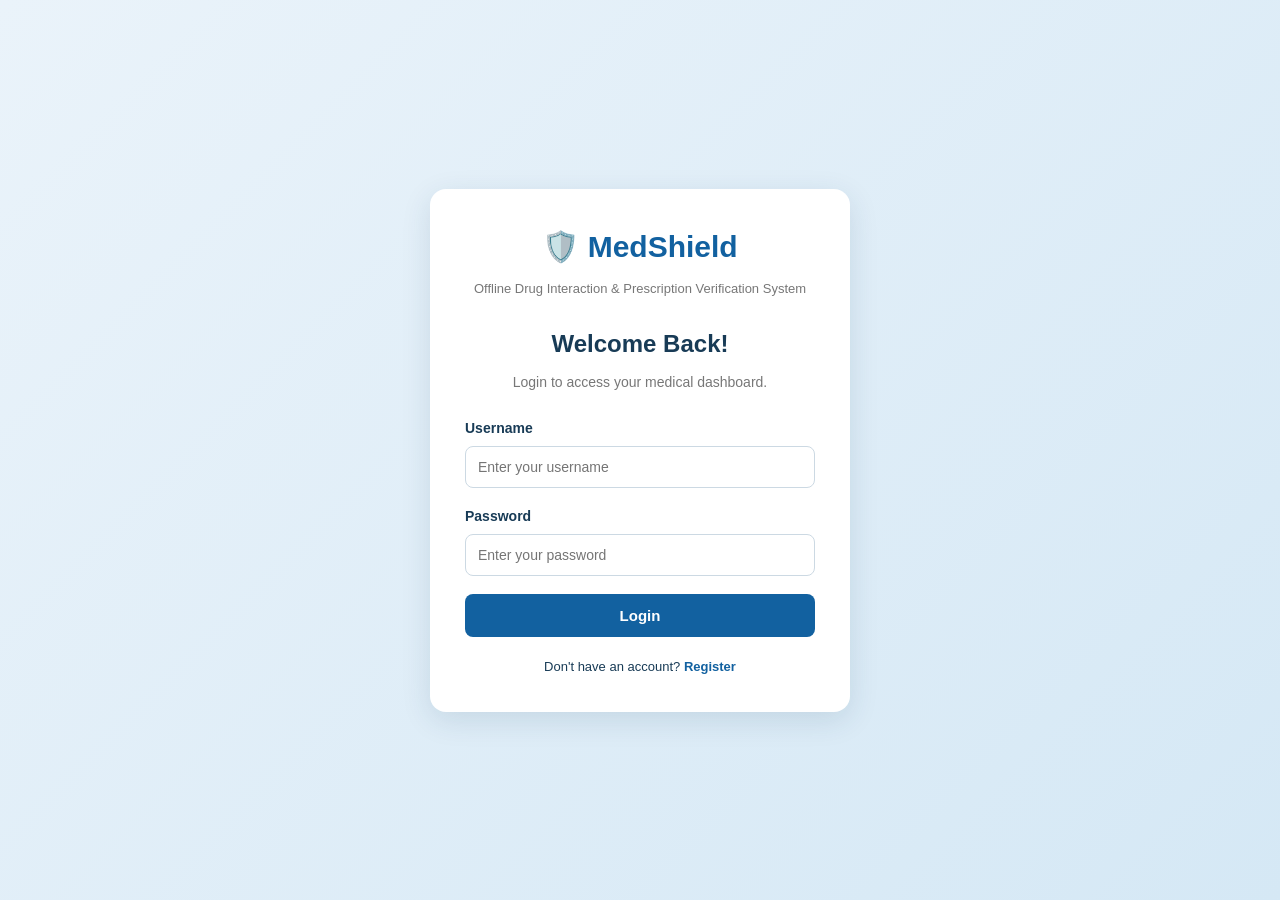
<file: index.html>
<!DOCTYPE html>
<html lang="en">
<head>
    <meta charset="UTF-8">
    <meta name="viewport" content="width=device-width, initial-scale=1.0">
    <title>MedShield | Login</title>
    <link rel="stylesheet" href="styles.css">
</head>
<body>

    <div class="login-container">

        <div class="login-box">

            <h1>🛡️ MedShield</h1>
            <p class="subtitle">Offline Drug Interaction & Prescription Verification System</p>

            <h2>Welcome Back!</h2>
            <p class="description">Login to access your medical dashboard.</p>

            <form id="loginForm">

                <label for="username">Username</label>
                <input type="text" id="username" placeholder="Enter your username" required>

                <label for="password">Password</label>
                <input type="password" id="password" placeholder="Enter your password" required>

                <button type="submit">Login</button>

            </form>

            <p class="register-text">
                Don't have an account? <a href="register.html">Register</a>
            </p>

        </div>

    </div>

    <script src="app.js"></script>
</body>
</html>
</file>
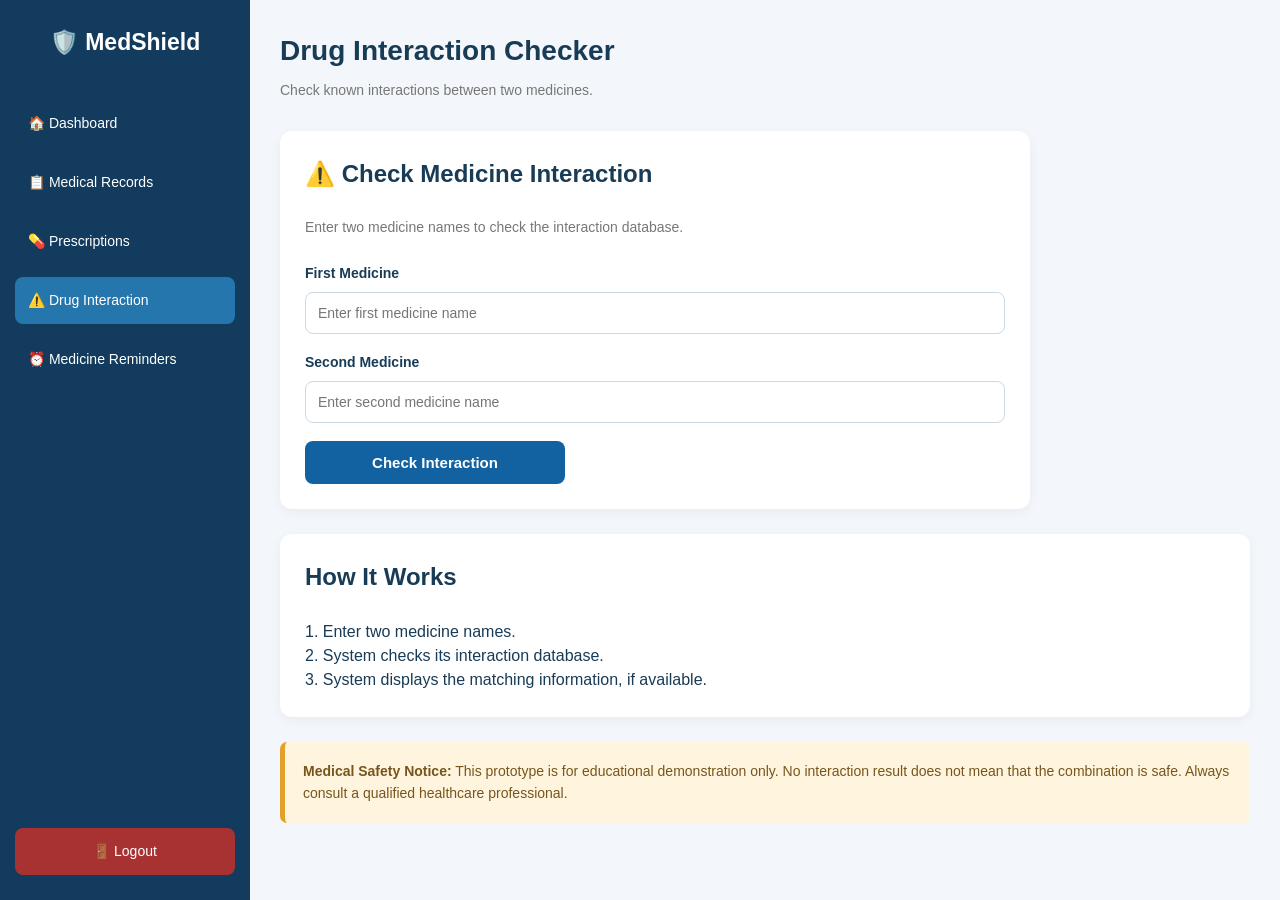
<file: interaction.html>
<!DOCTYPE html>
<html lang="en">
<head>
    <meta charset="UTF-8">
    <meta name="viewport" content="width=device-width, initial-scale=1.0">
    <title>MedShield | Drug Interaction Checker</title>
    <link rel="stylesheet" href="styles.css">
</head>
<body>

<div class="dashboard-container">

    <aside class="sidebar">
        <h2>🛡️ MedShield</h2>

        <nav>
            <a href="dashboard.html">🏠 Dashboard</a>
            <a href="medical-records.html">📋 Medical Records</a>
            <a href="prescription.html">💊 Prescriptions</a>
            <a href="interaction.html" class="active">⚠️ Drug Interaction</a>
            <a href="reminders.html">⏰ Medicine Reminders</a>
        </nav>

        <a href="/api/logout" class="logout">🚪 Logout</a>
    </aside>

    <main class="main-content">

        <header class="dashboard-header">
            <div>
                <h1>Drug Interaction Checker</h1>
                <p>Check known interactions between two medicines.</p>
            </div>
        </header>

        <section class="record-form interaction-form">

            <h2>⚠️ Check Medicine Interaction</h2>

            <p class="description">
                Enter two medicine names to check the interaction database.
            </p>

            <form id="interactionForm">

                <div class="form-group">
                    <label>First Medicine</label>
                    <input type="text" id="medicine1"
                        placeholder="Enter first medicine name" required>
                </div>

                <div class="form-group">
                    <label>Second Medicine</label>
                    <input type="text" id="medicine2"
                        placeholder="Enter second medicine name" required>
                </div>

                <button type="submit">Check Interaction</button>

            </form>

            <div id="interactionResult" class="interaction-result"></div>

        </section>

        <section class="record-list">
            <h2>How It Works</h2>

            <p>1. Enter two medicine names.</p>
            <p>2. System checks its interaction database.</p>
            <p>3. System displays the matching information, if available.</p>

        </section>

        <div class="medical-warning">
            <strong>Medical Safety Notice:</strong>
            This prototype is for educational demonstration only.
            No interaction result does not mean that the combination is safe.
            Always consult a qualified healthcare professional.
        </div>

    </main>

</div>

<script src="app.js"></script>

</body>
</html>
</file>
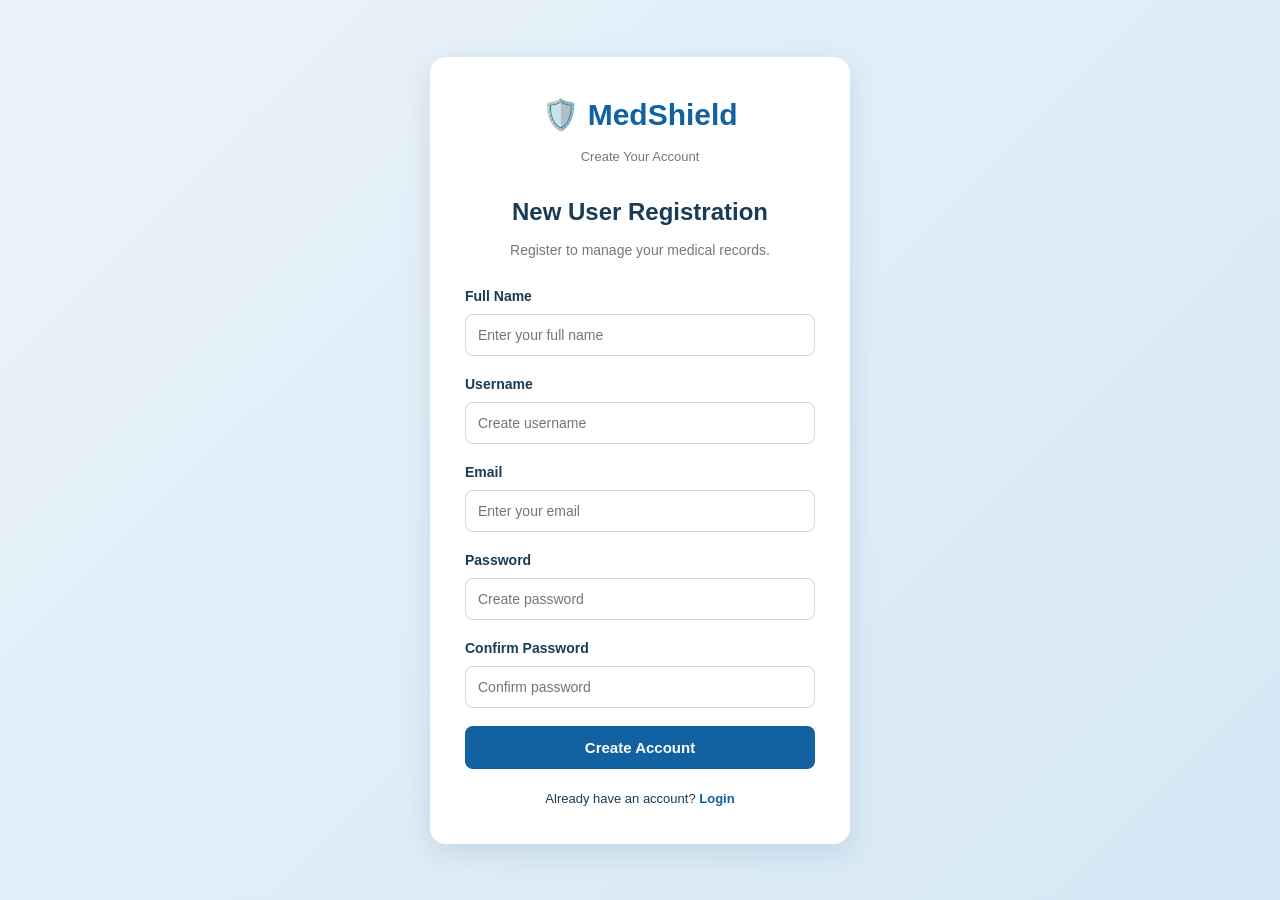
<file: register.html>
<!DOCTYPE html>
<html lang="en">
<head>
    <meta charset="UTF-8">
    <meta name="viewport" content="width=device-width, initial-scale=1.0">
    <title>MedShield | Register</title>
    <link rel="stylesheet" href="styles.css">
</head>
<body>

    <div class="login-container">
        <div class="login-box">

            <h1>🛡️ MedShield</h1>
            <p class="subtitle">Create Your Account</p>

            <h2>New User Registration</h2>
            <p class="description">Register to manage your medical records.</p>

            <form id="registerForm">

                <label>Full Name</label>
                <input type="text" id="fullName" placeholder="Enter your full name" required>

                <label>Username</label>
                <input type="text" id="newUsername" placeholder="Create username" required>

                <label>Email</label>
                <input type="email" id="email" placeholder="Enter your email" required>

                <label>Password</label>
                <input type="password" id="newPassword" placeholder="Create password" minlength="6" required>

                <label>Confirm Password</label>
                <input type="password" id="confirmPassword" placeholder="Confirm password" required>

                <button type="submit">Create Account</button>

            </form>

            <p class="register-text">
                Already have an account?
                <a href="index.html">Login</a>
            </p>

        </div>
    </div>

    <script src="app.js"></script>
</body>
</html>
</file>
<file: styles.css>
/* =================================
   GLOBAL STYLING
================================= */

* {
    margin: 0;
    padding: 0;
    box-sizing: border-box;
}

body {
    font-family: Arial, sans-serif;
    background: #f3f7fb;
    color: #183b56;
    line-height: 1.5;
}

a {
    transition: 0.3s ease;
}

button {
    cursor: pointer;
    transition: 0.3s ease;
}


/* =================================
   LOGIN AND REGISTRATION
================================= */

.login-container {
    min-height: 100vh;
    display: flex;
    justify-content: center;
    align-items: center;
    padding: 20px;
    background: linear-gradient(135deg, #eaf3fa, #d5e8f5);
}

.login-box {
    background: white;
    width: 100%;
    max-width: 420px;
    padding: 35px;
    border-radius: 16px;
    box-shadow: 0 8px 30px rgba(18, 59, 93, 0.12);
    text-align: center;
}

.login-box h1 {
    color: #1261a0;
    margin-bottom: 10px;
    font-size: 30px;
}

.subtitle {
    color: #777;
    font-size: 13px;
    margin-bottom: 28px;
}

.login-box h2 {
    color: #183b56;
    margin-bottom: 10px;
}

.description {
    color: #777;
    margin-bottom: 25px;
    font-size: 14px;
}

form {
    text-align: left;
}

label {
    display: block;
    margin-bottom: 7px;
    color: #183b56;
    font-weight: bold;
    font-size: 14px;
}

input,
select,
textarea {
    width: 100%;
    padding: 12px;
    border: 1px solid #ccd9e3;
    border-radius: 8px;
    margin-bottom: 18px;
    font-size: 14px;
    font-family: inherit;
    background: #fff;
    outline: none;
    transition: 0.3s;
}

input:focus,
select:focus,
textarea:focus {
    border-color: #1261a0;
    box-shadow: 0 0 0 3px rgba(18, 97, 160, 0.10);
}

button {
    width: 100%;
    padding: 13px;
    background: #1261a0;
    color: white;
    border: none;
    border-radius: 8px;
    font-size: 15px;
    font-weight: bold;
}

button:hover {
    background: #0b4778;
    transform: translateY(-1px);
}

.register-text {
    margin-top: 20px;
    font-size: 13px;
}

.register-text a {
    color: #1261a0;
    text-decoration: none;
    font-weight: bold;
}

.register-text a:hover {
    text-decoration: underline;
}


/* =================================
   DASHBOARD LAYOUT
================================= */

.dashboard-container {
    display: flex;
    min-height: 100vh;
    background: #f3f7fb;
}

.sidebar {
    width: 250px;
    flex-shrink: 0;
    background: #123b5d;
    color: white;
    padding: 25px 15px;
    display: flex;
    flex-direction: column;
}

.sidebar h2 {
    margin-bottom: 40px;
    text-align: center;
    font-size: 23px;
}

.sidebar nav {
    display: flex;
    flex-direction: column;
    gap: 12px;
}

.sidebar nav a,
.logout {
    color: white;
    text-decoration: none;
    padding: 13px;
    border-radius: 8px;
    font-size: 14px;
}

.sidebar nav a:hover,
.sidebar nav a.active {
    background: #2476ad;
}

.logout {
    margin-top: auto;
    background: #a83232;
    text-align: center;
}

.logout:hover {
    background: #852323;
}

.main-content {
    flex: 1;
    min-width: 0;
    padding: 30px;
}

.dashboard-header {
    display: flex;
    justify-content: space-between;
    align-items: center;
    gap: 20px;
    margin-bottom: 30px;
}

.dashboard-header h1 {
    color: #183b56;
    margin-bottom: 8px;
    font-size: 28px;
}

.dashboard-header p {
    color: #777;
    font-size: 14px;
}

.user-profile {
    background: white;
    padding: 12px 20px;
    border-radius: 10px;
    box-shadow: 0 3px 12px rgba(0,0,0,0.05);
}


/* =================================
   DASHBOARD STATISTICS
================================= */

.stats-container {
    display: grid;
    grid-template-columns: repeat(4, minmax(0, 1fr));
    gap: 20px;
    margin-bottom: 40px;
}

.stat-card {
    background: white;
    padding: 22px;
    border-radius: 12px;
    box-shadow: 0 3px 12px rgba(0,0,0,0.05);
    border-left: 4px solid #1261a0;
    transition: 0.3s;
}

.stat-card:hover {
    transform: translateY(-4px);
    box-shadow: 0 8px 20px rgba(18, 59, 93, 0.10);
}

.stat-card h3 {
    color: #567;
    font-size: 14px;
}

.stat-card h2 {
    color: #1261a0;
    font-size: 30px;
    margin: 15px 0;
}

.stat-card p {
    color: #777;
    font-size: 13px;
}


/* =================================
   DASHBOARD FEATURE CARDS
================================= */

.features-section h2 {
    color: #183b56;
    margin-bottom: 20px;
}

.features-container {
    display: grid;
    grid-template-columns: repeat(2, minmax(0, 1fr));
    gap: 20px;
}

.feature-card {
    background: white;
    padding: 25px;
    border-radius: 12px;
    box-shadow: 0 3px 12px rgba(0,0,0,0.05);
    transition: 0.3s;
}

.feature-card:hover {
    transform: translateY(-4px);
    box-shadow: 0 8px 20px rgba(18, 59, 93, 0.10);
}

.feature-card h3 {
    color: #1261a0;
    margin-bottom: 12px;
}

.feature-card p {
    color: #777;
    font-size: 13px;
}

.feature-card a {
    display: inline-block;
    margin-top: 18px;
    color: #1261a0;
    text-decoration: none;
    font-weight: bold;
    font-size: 14px;
}

.feature-card a:hover {
    color: #0b4778;
}

footer {
    margin-top: 50px;
    text-align: center;
    color: #888;
    font-size: 12px;
    padding-bottom: 15px;
}


/* =================================
   MEDICAL RECORDS AND FORMS
================================= */

.record-form,
.record-list {
    background: white;
    padding: 25px;
    border-radius: 12px;
    margin-bottom: 25px;
    box-shadow: 0 3px 12px rgba(0,0,0,0.05);
}

.record-form h2,
.record-list h2 {
    color: #183b56;
    margin-bottom: 25px;
}

.form-group {
    margin-bottom: 18px;
}

.form-group label {
    margin-bottom: 8px;
}

.form-group input,
.form-group select,
.form-group textarea {
    margin-bottom: 0;
}

.form-group textarea {
    min-height: 90px;
    resize: vertical;
}

.record-form button {
    max-width: 260px;
}

.record-list {
    overflow-x: auto;
}

.record-list table {
    width: 100%;
    min-width: 600px;
    border-collapse: collapse;
}

.record-list th,
.record-list td {
    padding: 14px;
    text-align: left;
    border-bottom: 1px solid #e5edf3;
    font-size: 14px;
}

.record-list th {
    background: #eaf3fa;
    color: #183b56;
    font-weight: bold;
}

.record-list tr:hover {
    background: #f7fbff;
}

.record-list td {
    vertical-align: middle;
}


/* =================================
   PRESCRIPTION PAGE
================================= */

.record-form input,
.record-form select {
    background: #ffffff;
}

.record-list table {
    min-width: 650px;
}


/* =================================
   DRUG INTERACTION PAGE
================================= */

.interaction-form {
    max-width: 750px;
}

.interaction-result {
    margin-top: 25px;
    padding: 18px;
    border-radius: 8px;
    background: #eaf3fa;
    border: 1px solid #9bbbd3;
    color: #183b56;
}

.interaction-result:empty {
    display: none;
}

.interaction-result:not(:empty) {
    display: block;
}

.interaction-result h3 {
    margin-bottom: 12px;
    color: #1261a0;
}

.interaction-result p {
    margin-bottom: 8px;
    font-size: 14px;
}

.medical-warning {
    margin-top: 25px;
    padding: 18px;
    background: #fff5df;
    border-left: 5px solid #e3a12c;
    color: #77551c;
    border-radius: 7px;
    line-height: 1.6;
    font-size: 14px;
}


/* =================================
   MEDICINE REMINDER PAGE
================================= */

.reminder-status {
    background: #eaf3fa;
    color: #1261a0;
    padding: 6px 12px;
    border-radius: 20px;
    font-size: 12px;
    font-weight: bold;
}


/* =================================
   RESPONSIVE DESIGN
================================= */

@media (max-width: 1100px) {

    .stats-container {
        grid-template-columns: repeat(2, minmax(0, 1fr));
    }

}

@media (max-width: 760px) {

    .dashboard-container {
        flex-direction: column;
    }

    .sidebar {
        width: 100%;
        padding: 18px;
    }

    .sidebar h2 {
        margin-bottom: 18px;
    }

    .sidebar nav {
        flex-direction: row;
        flex-wrap: wrap;
        gap: 8px;
    }

    .sidebar nav a {
        font-size: 12px;
        padding: 10px;
    }

    .logout {
        margin-top: 18px;
    }

    .main-content {
        padding: 20px;
    }

    .dashboard-header {
        align-items: flex-start;
        flex-direction: column;
    }

}

@media (max-width: 600px) {

    .stats-container,
    .features-container {
        grid-template-columns: 1fr;
    }

    .main-content {
        padding: 15px;
    }

    .record-form,
    .record-list {
        padding: 18px;
    }

    .dashboard-header h1 {
        font-size: 23px;
    }

    .login-box {
        padding: 25px;
    }

}
</file>
